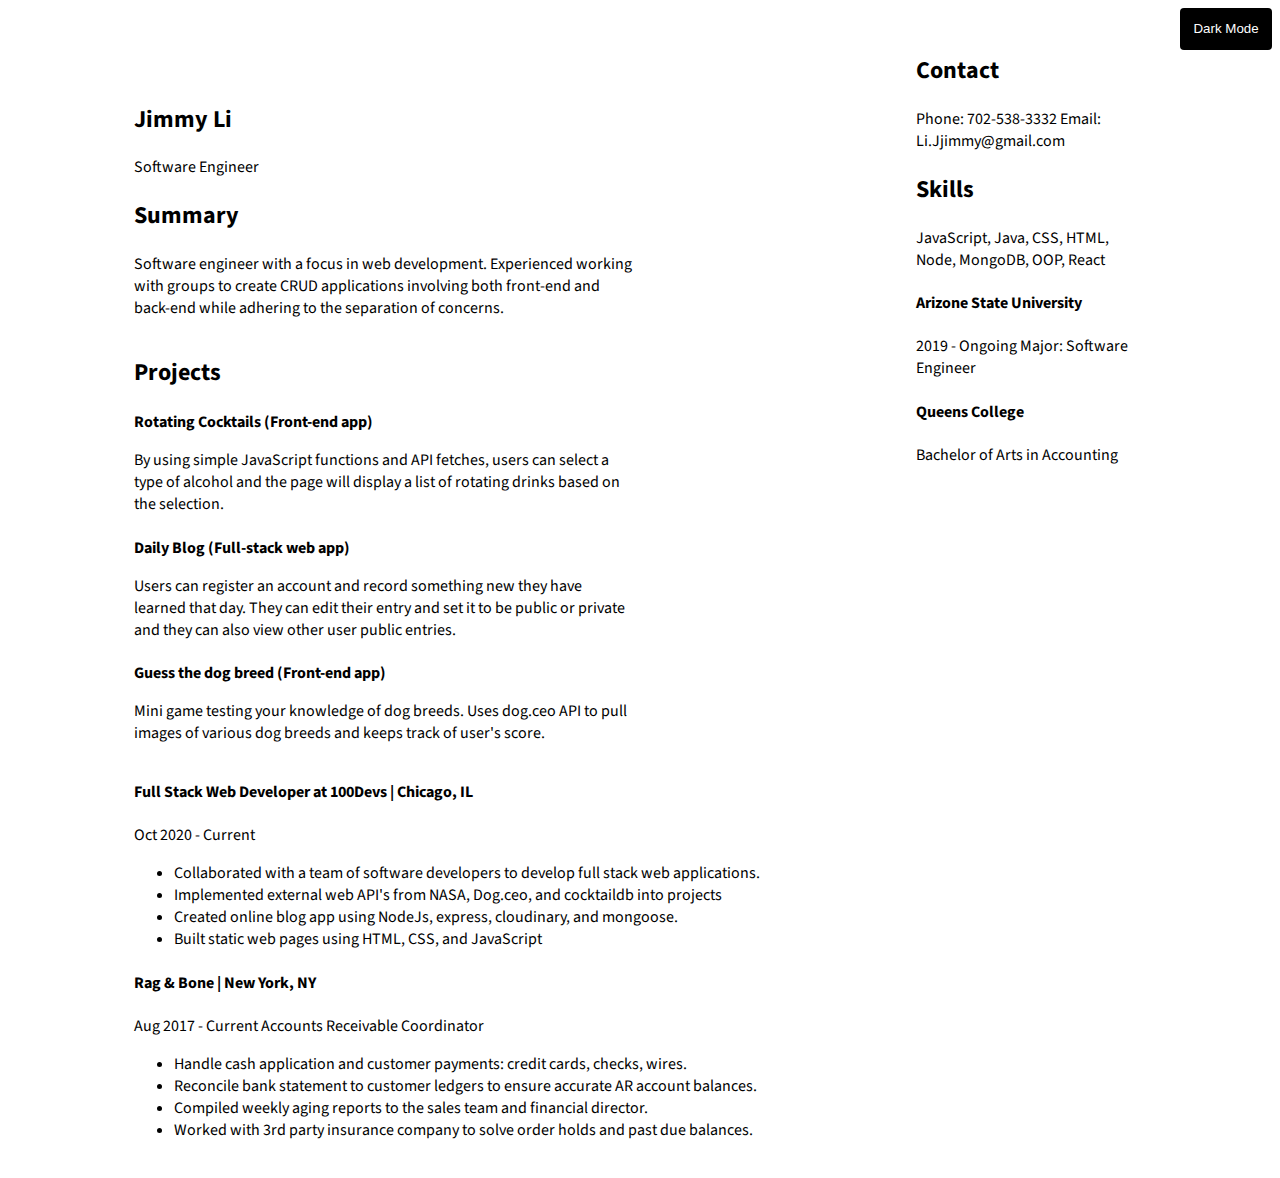
<file: resume.html>
<!DOCTYPE html>
<html lang="en">
<head>
    <meta charset="UTF-8">
    <meta http-equiv="X-UA-Compatible" content="IE=edge">
    <meta name="viewport" content="width=device-width, initial-scale=1.0">
    <link rel="stylesheet" href="./css/resumeStyle.css">
    <link rel="preconnect" href="https://fonts.gstatic.com" crossorigin>
    <link href="https://fonts.googleapis.com/css2?family=Source+Sans+Pro&display=swap" rel="stylesheet">
    <link rel="stylesheet" href="https://cdnjs.cloudflare.com/ajax/libs/font-awesome/6.2.0/css/all.min.css" integrity="sha512-xh6O/CkQoPOWDdYTDqeRdPCVd1SpvCA9XXcUnZS2FmJNp1coAFzvtCN9BmamE+4aHK8yyUHUSCcJHgXloTyT2A==" crossorigin="anonymous" referrerpolicy="no-referrer" />
    <script src="./js/script.js" defer></script>
    <title>Resume</title>
</head>
<body>

    <div class="theme">
        <button class="toggle-theme-button">Dark Mode</button>
    </div>
    <div class="mainPage">
        <div class="topLeft">
            <div class="return">
                <a href="./index.html"> 
                    <i class="fa fa-arrow-left" aria-hidden="true" title="Return to main page" style="font-size:36px"></i>
                </a>
            </div>
            <div class="download">
                <a href="https://drive.google.com/uc?export=download&id=19jEzv4DcyLQ-v1siMuE_Z_EWqUs9zgye">
                    <i class="fa-solid fa-download" style="font-size:36px" title="Download"></i>
                </a>
            </div>
        </div>
        
        <header>
            <h2>Jimmy Li</h2>
            <span>Software Engineer</span>
        </header>
        <div class="summary">
            <h2>Summary</h2>
            <p>Software engineer with a focus in web development. Experienced working with groups to create CRUD applications involving both front-end and back-end while adhering to the separation of concerns.</p>
        </div>
    
        <div class="projects">
            <h2>Projects</h2>
            <div class="projectItem">
                <h4>Rotating Cocktails (Front-end app) </h4>
                <p>
                By using simple JavaScript functions and API fetches, users can select a type of alcohol and the page will display a list of rotating drinks based on the selection.
                </p>
            </div>
            <div class="projectItem">
                <h4>Daily Blog (Full-stack web app)  </h4>
                <p>
                Users can register an account and record something new they have learned that day. They can edit their entry and set it to be public or private and they can also view other user public entries. 
                </p>
            </div>
            <div class="projectItem">
                <h4>Guess the dog breed (Front-end app) </h4>
                <p>
                Mini game testing your knowledge of dog breeds. Uses dog.ceo API to pull images of various dog breeds and keeps track of user's score.
                </p>
            </div>
        </div>
    
        <div class="experience">
            <div class="expItem">
                <h4>Full Stack Web Developer at 100Devs | Chicago, IL</h4>
                <span>Oct 2020 - Current</span>
                
                <ul>
                    <li>Collaborated with a team of software developers to develop full stack web applications.</li>
                    <li>Implemented external web API's from NASA, Dog.ceo, and cocktaildb into projects</li>
                    <li>Created online blog app using NodeJs, express, cloudinary, and mongoose.</li>
                    <li>Built static web pages using HTML, CSS, and JavaScript</li>
                </ul>
            </div>
    
            <div class="expItem">
                <h4>Rag & Bone | New York, NY</h4>
                <span>Aug 2017 - Current</span>
                <span>Accounts Receivable Coordinator</span>
                <ul>
                    <li>Handle cash application and customer payments: credit cards, checks, wires.</li>
                    <li>Reconcile bank statement to customer ledgers to ensure accurate AR account balances.</li>
                    <li>Compiled weekly aging reports to the sales team and financial director.</li>
                    <li>Worked with 3rd party insurance company to solve order holds and past due balances.</li>
                </ul>
            </div>
        </div>
    </div>
    
    <div class="sideDetails">
        <h2>Contact</h2>
        <div class="contactInfo">
            <span>Phone: 702-538-3332</span>
            <span>Email: Li.Jjimmy@gmail.com</span>
        </div>
        <div class="skills">
            <h2>Skills</h2>
            <span>JavaScript, Java, CSS, HTML, Node, MongoDB, OOP, React </span>
        </div>
        <div class="education">
            <h4>Arizone State University</h4>
            <span>2019 - Ongoing</span>
            <span class="degree">Major: Software Engineer</span>
            <h4>Queens College</h4>
            <span class="degree">Bachelor of Arts in Accounting</span>
        </div>
    </div>
    
</body>
</html>
</file>
<file: css/resumeStyle.css>
body { 
    --transition-delay: 0.5s;
    --text-color: black;
    --background-color: white;
    --button-text-color: white;
    --button-background-color: black;
    --download-button-text-color: blue;

    font-family: 'Source Sans Pro';
    background-color: var(--background-color);
    color: var(--text-color);
    transition: var(--transition-delay);
    display: flex;
}

body.dark {
    --background-color: #333;
    --text-color: white;
    --button-text-color: black;
    --button-background-color: #d0d066;
    --download-button-text-color: rgb(0, 255, 238);
}

.theme {
    margin: .5em;
    display: flex;
    color: var(--theme-color);
    position: fixed;
    top: 0;
    right: 0;
}

.toggle-theme-button { 
    background-color: var(--button-background-color);
    color: var(--button-text-color);
    display: flex;
    justify-content: center;
    align-items: center;
    cursor: pointer;
    border: none;
    border-radius: .3em;
    padding: 1em;
    transition: var(--transition-delay);
    transform: scale(1);
}
.toggle-theme-button:hover, .toggle-theme-button:focus {
    transform: scale(1.1);
}


.mainPage {
    padding: 1%;
    padding-left: 10%;
    display: flex;
    flex-direction: column;
    width: 77%;
    
}

.fa-arrow-left { 
    color: var(--text-color);
}

.fa-download {
    color: var(--download-button-text-color);
}

.sideDetails { 
    padding-top: 2%;
    padding-right: 10%;
    display: flex;
    flex-direction: column;
    width:23%;
}

p {
    word-wrap: break-word;
    width:65%;
}

.projectItem {
    display: block;
}

.projectItem > h4 {
    margin-bottom: 1px;
}
.topLeft {
    display: flex;
    margin: 5px;
}
.topLeft a{
    margin-right: 15px;
}
</file>
